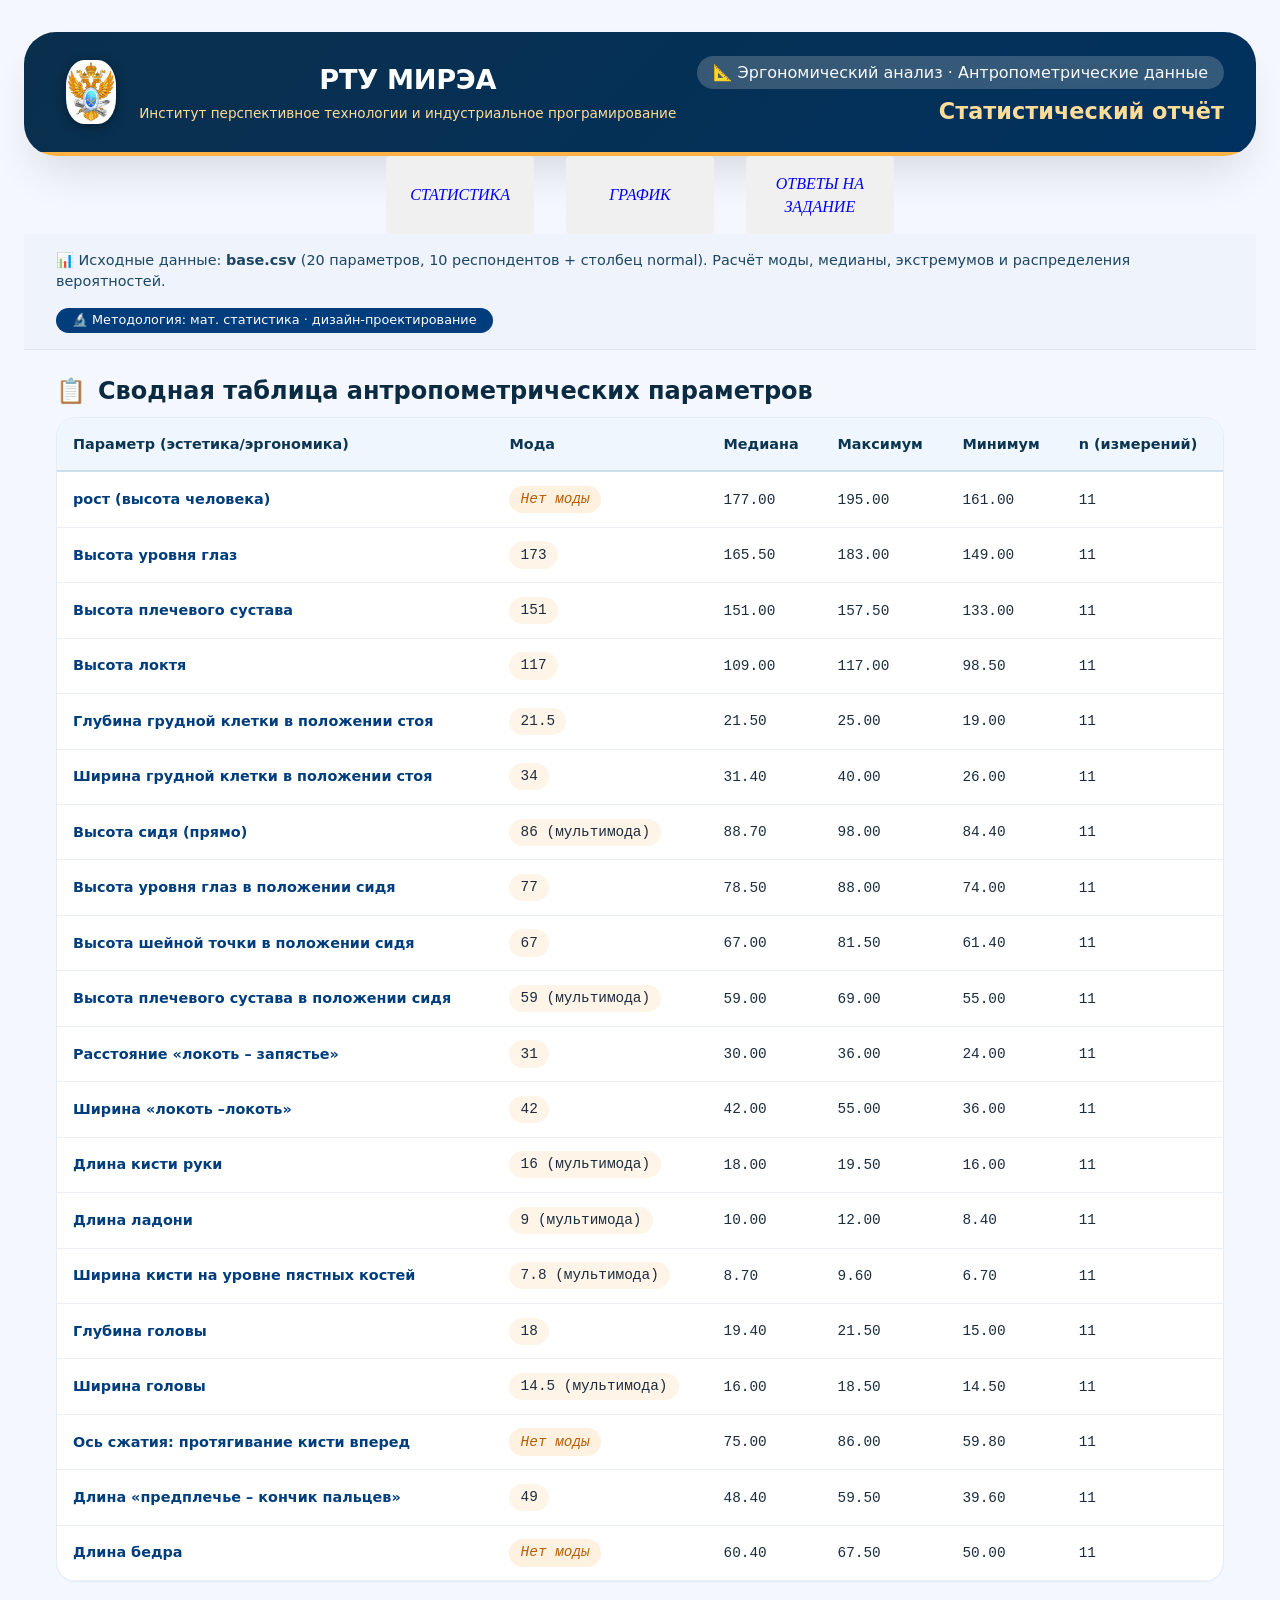
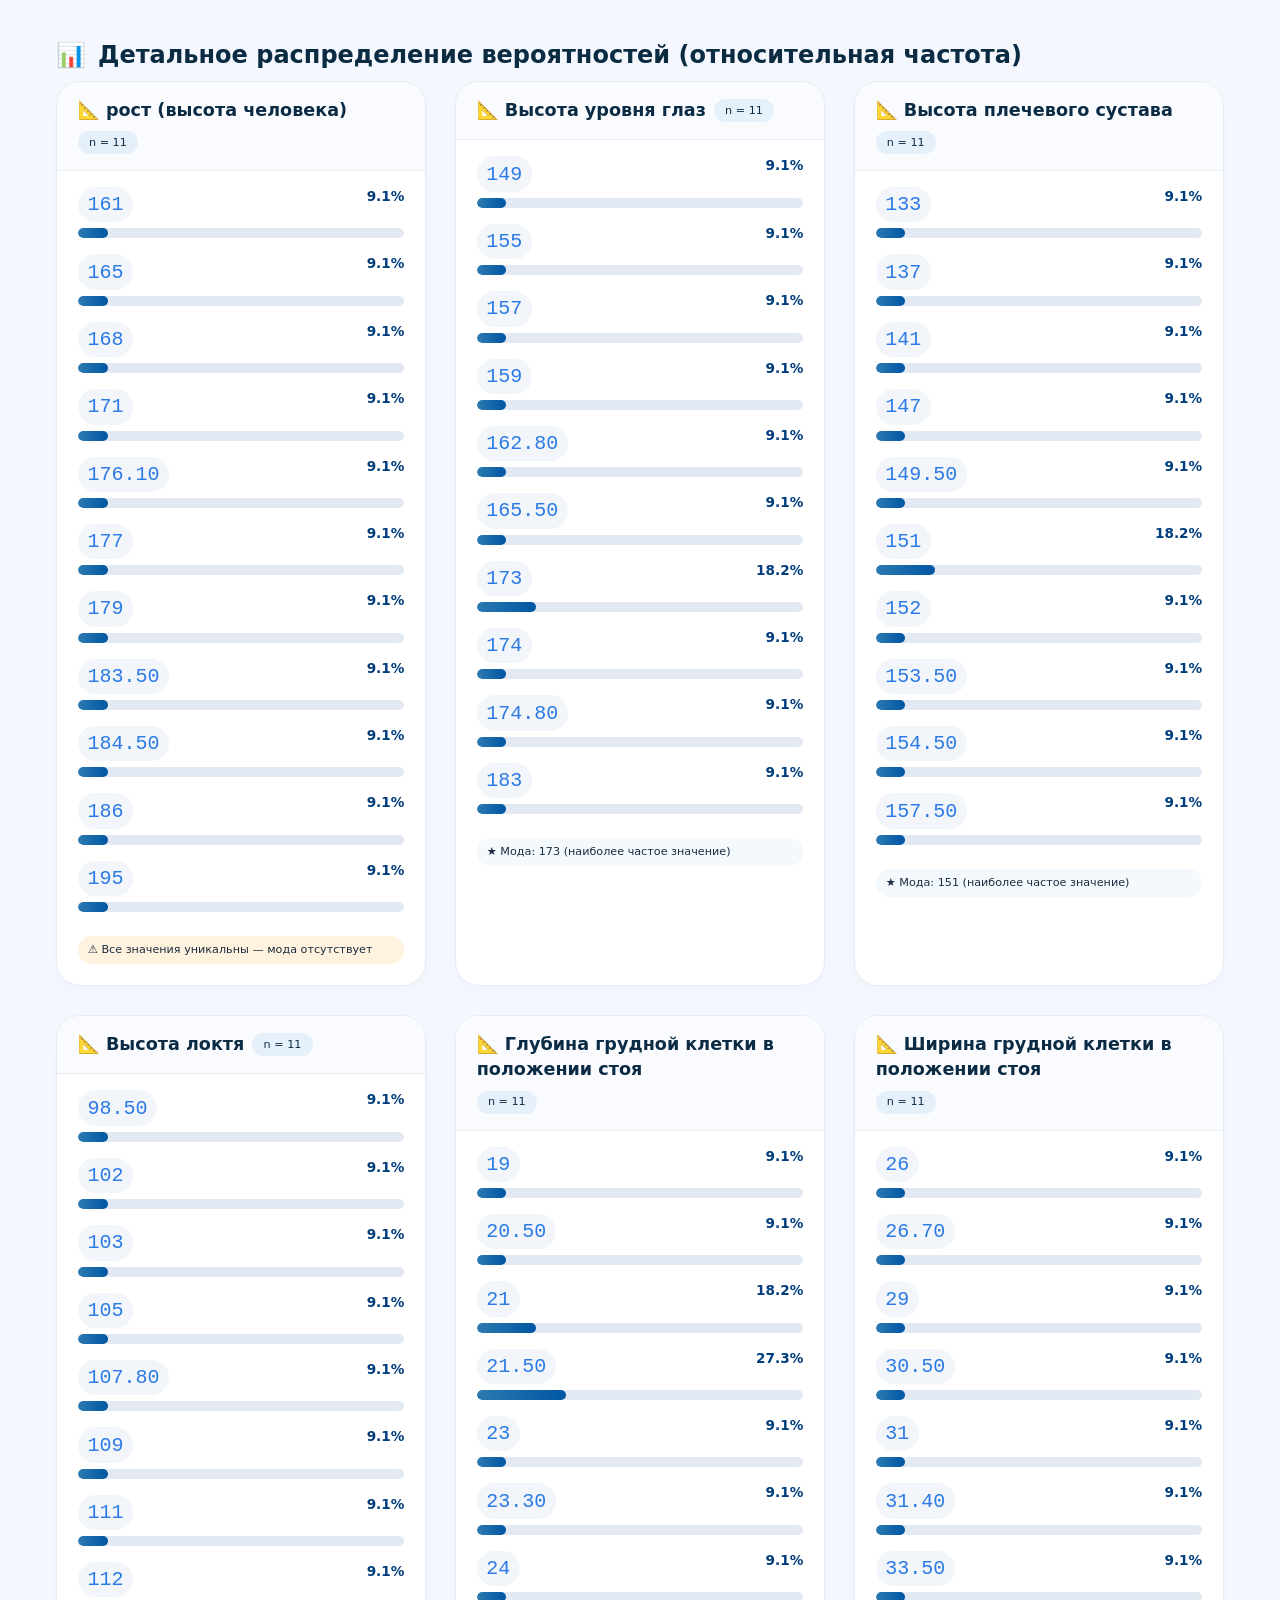
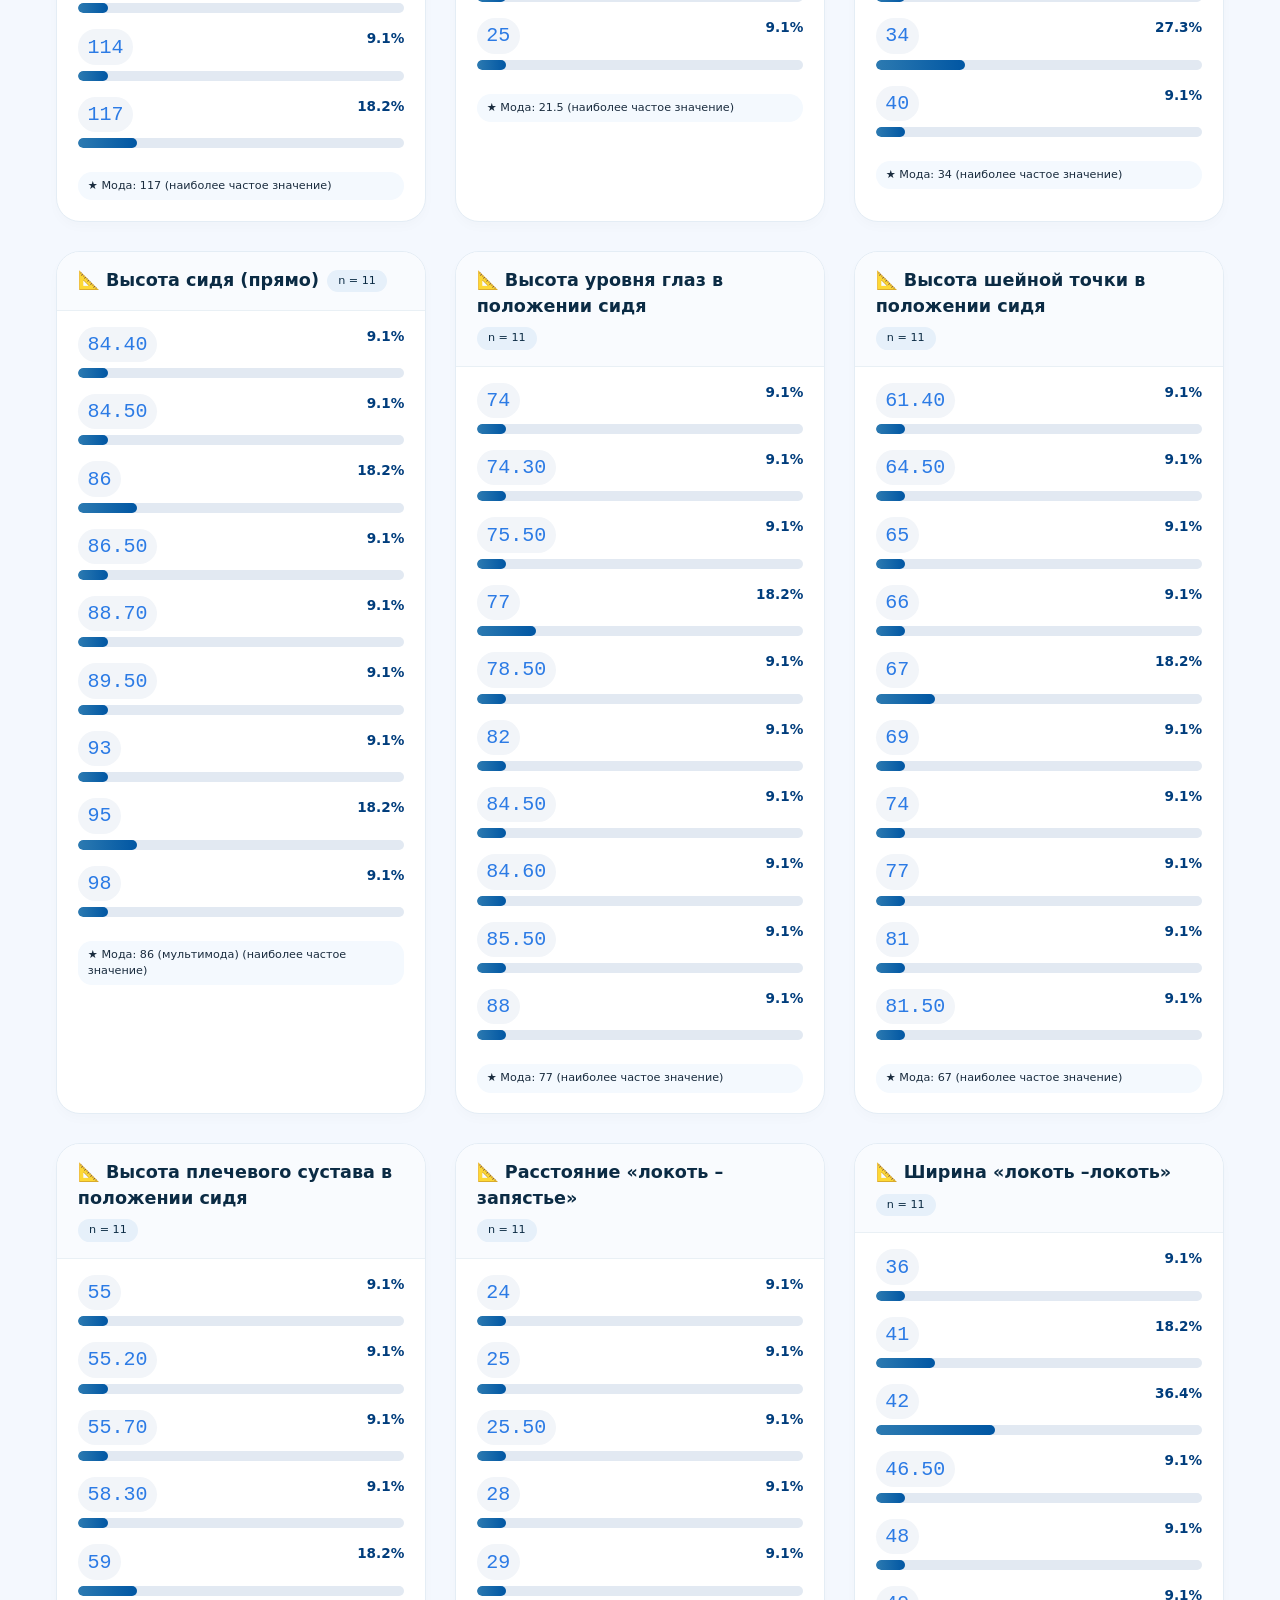
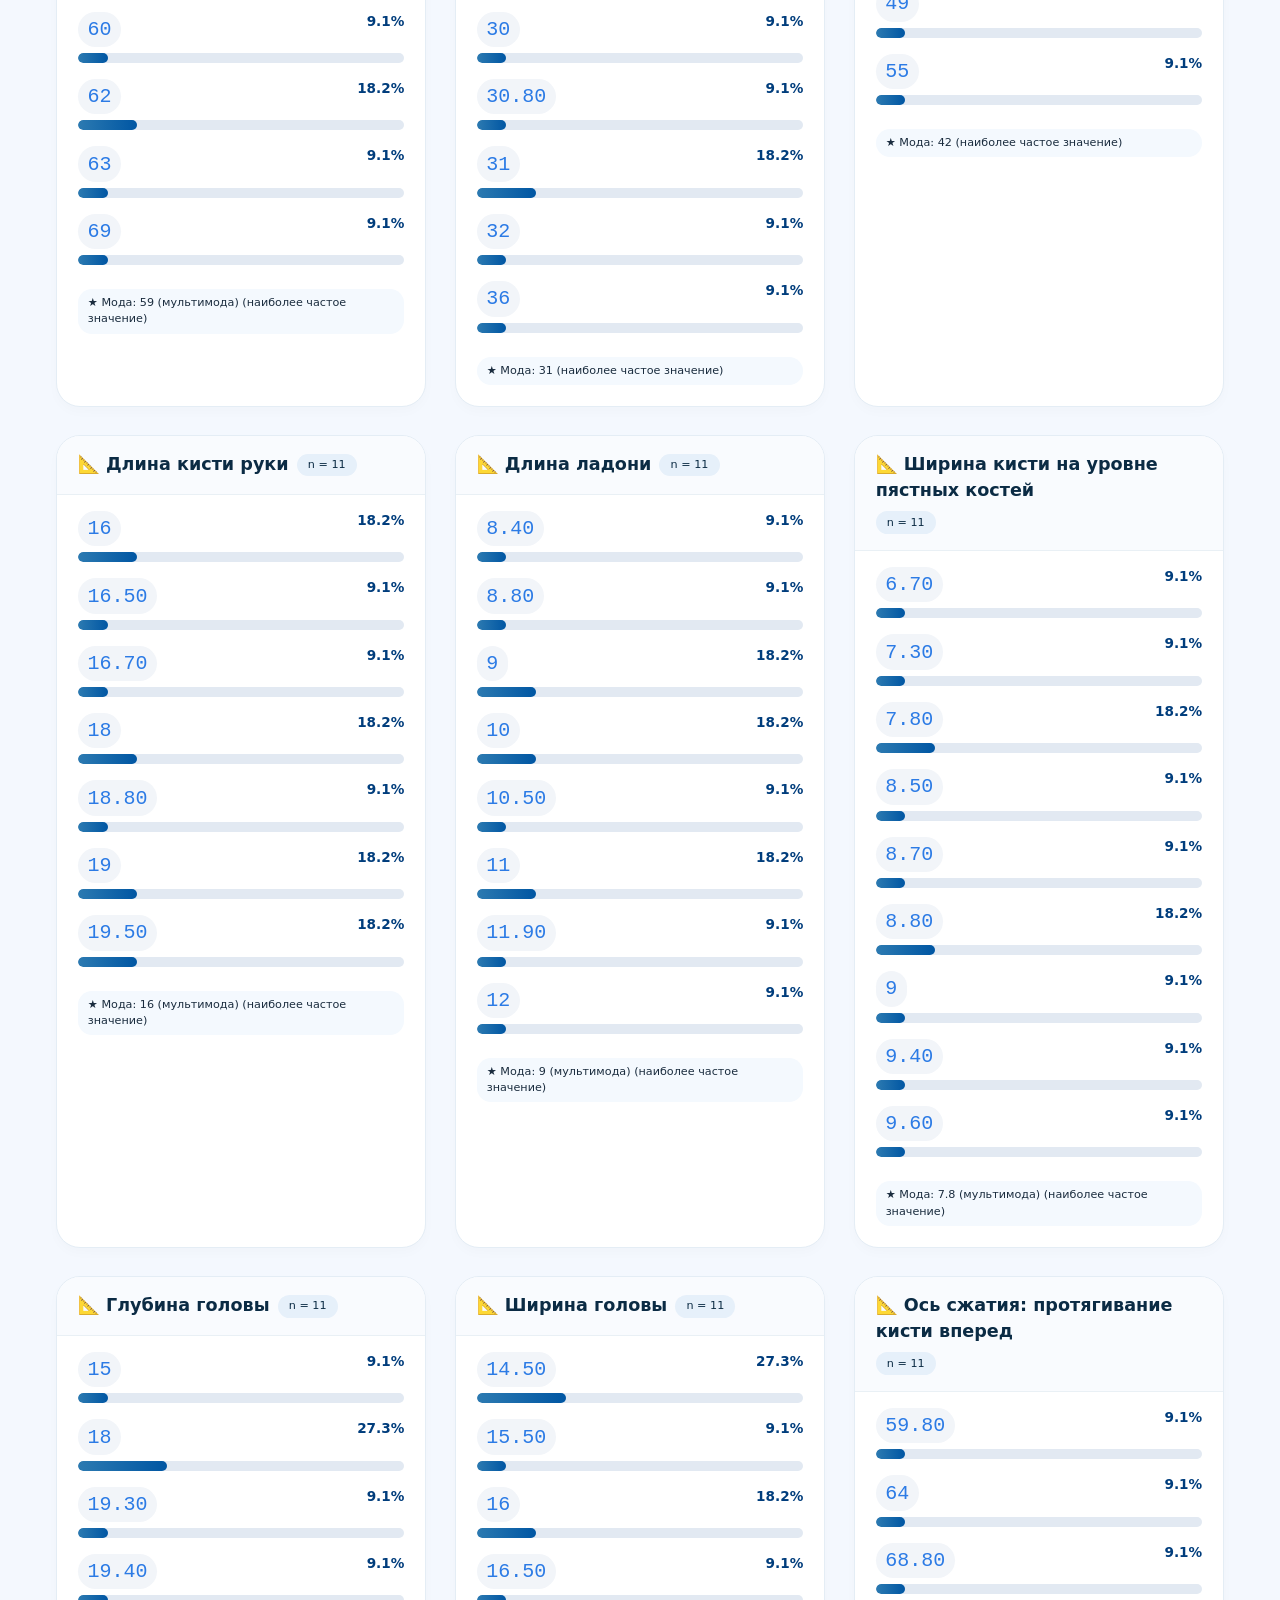
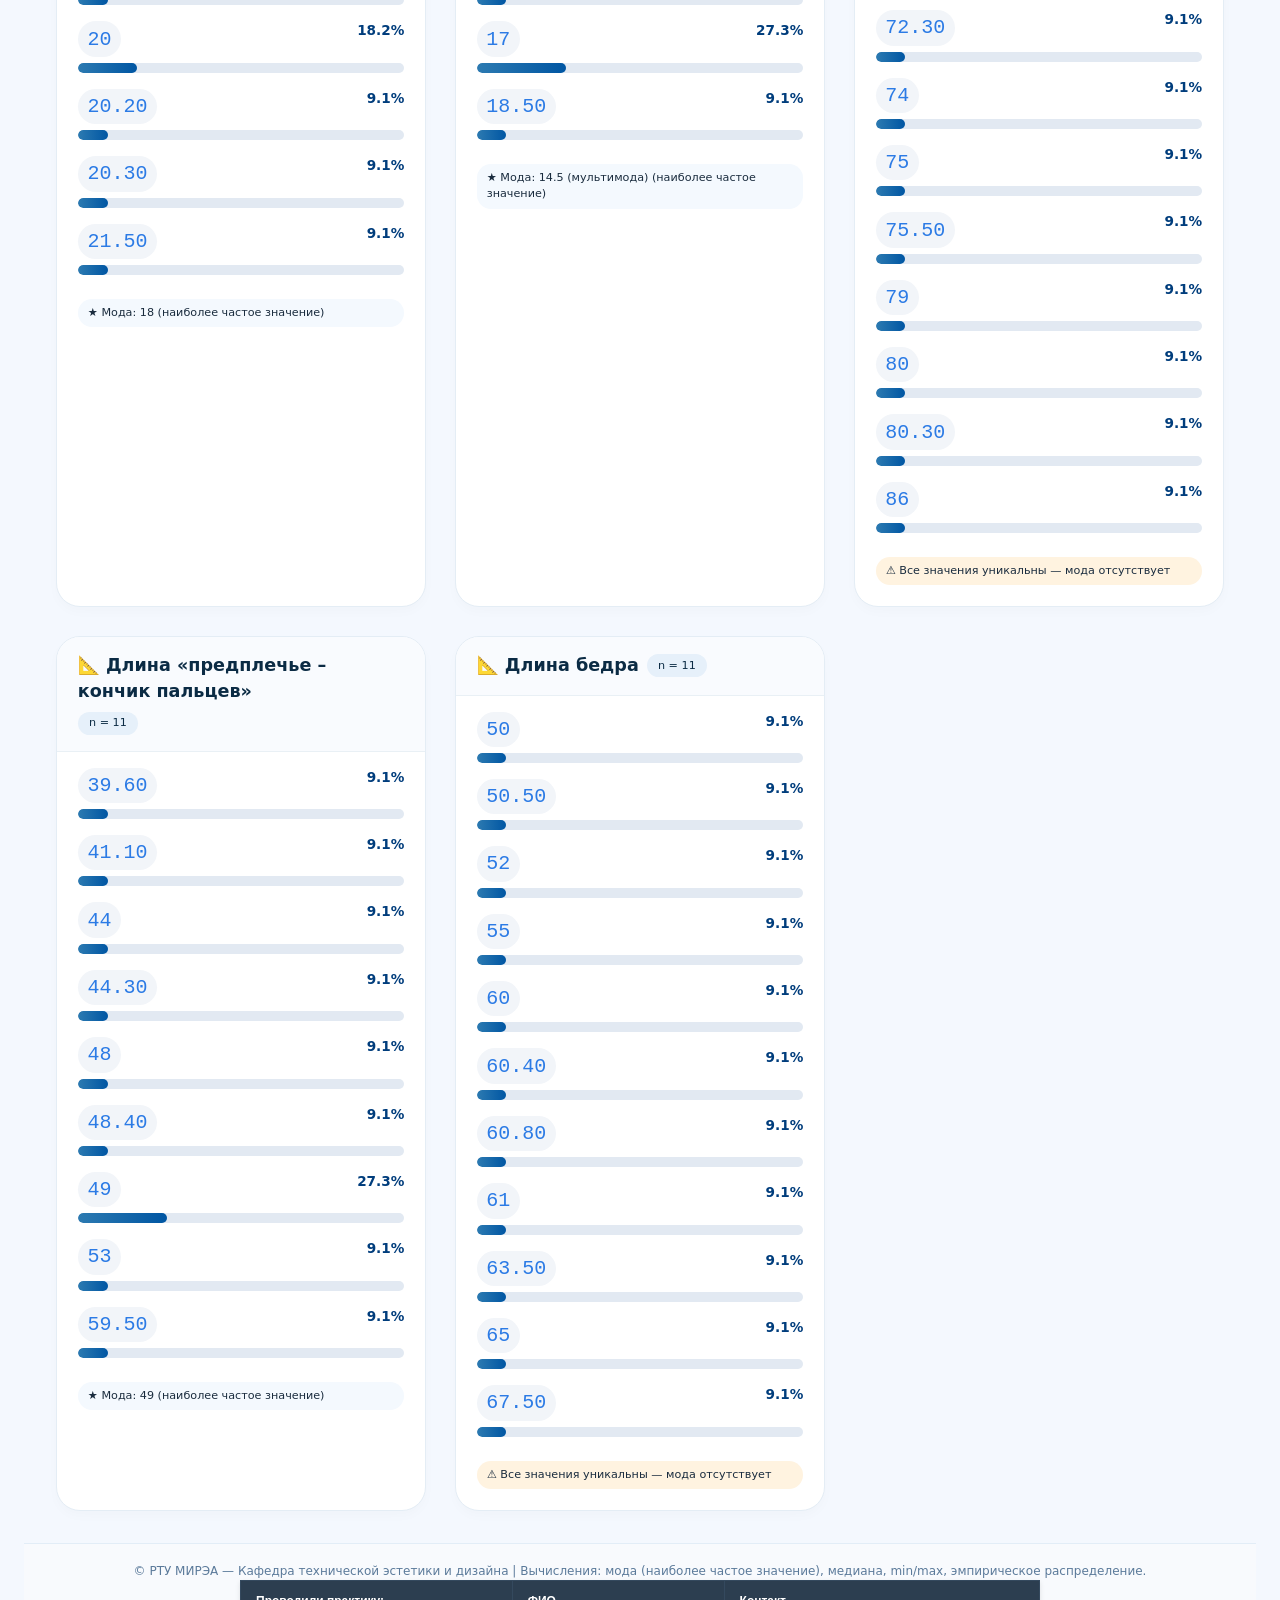
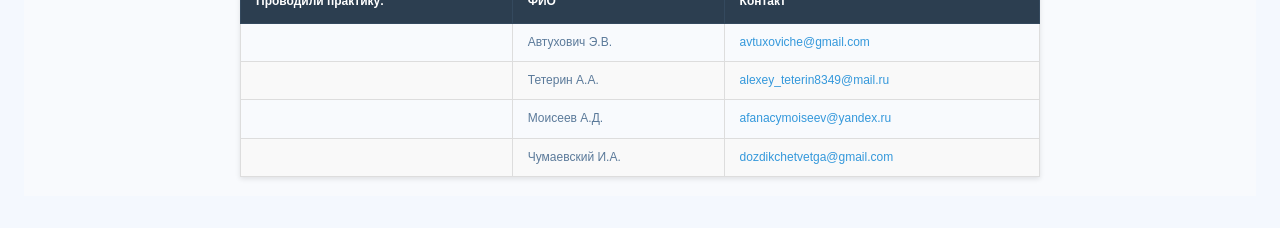
<file: index.htm>
<!DOCTYPE html>
<html lang="en">
<head>
    <meta charset="UTF-8">
    <meta name="viewport" content="width=device-width, initial-scale=1.0">
    <title>Document</title>
    <link rel="stylesheet" href="./style.css">
    <link rel="shortcut icon" href="logo.jpg" type="image/jpg">

</head>
<body>
    <div class="container">
    <div class="header">
        <div class="logo-area">
            <div class="mirea-logo-svg">
                <div class="mirea-logo-svg">
                    <img class="mirea-logo-jpg" src="./MIREA_Gerb_Colour.jpg" alt="тут должно быть герб РТУ МИРЭА">
                </div>
            </div>
            <div class="logo-text">
                <h1>РТУ МИРЭА</h1>
                <p>Институт перспективное технологии и индустриальное програмирование</p>
            </div>
        </div>
        <div class="title-right">
            <div class="subject">📐 Эргономический анализ · Антропометрические данные</div>
            <h2>Статистический отчёт</h2>        
        </div>
    </div>
    
    </div>
    <div class="main__section">
      <nav class="main__header">
        <a href="./index.htm" class="main__header__link">статистика</a>
        <a href="./graphics.html" class="main__header__link">ГРАФИК</a>
        <a href="./exercase.html" class="main__header__link">ответы на задание</a>
      </nav>
    </div>

    
    <div class="report-info">
        <span>📊 Исходные данные: <strong>base.csv</strong> (20 параметров, 10 респондентов + столбец normal). Расчёт моды, медианы, экстремумов и распределения вероятностей.</span>
        <span class="badge">🔬 Методология: мат. статистика · дизайн-проектирование</span>
    </div>

    <div class="section-title">
        <span>📋</span> Сводная таблица антропометрических параметров
    </div>
    <div class="table-wrapper">
        <table class="stats-table" id="statsTable">
            <thead>
                <tr><th>Параметр (эстетика/эргономика)</th><th>Мода</th><th>Медиана</th><th>Максимум</th><th>Минимум</th><th>n (измерений)</th></tr>
            </thead>
            <tbody id="tableBody"></tbody>
        </table>
    </div>

    <div class="section-title">
        <span>📊</span> Детальное распределение вероятностей (относительная частота)
    </div>
    <div id="probabilitiesContainer" class="prob-grid"></div>
        <footer>
        © РТУ МИРЭА — Кафедра технической эстетики и дизайна | Вычисления: мода (наиболее частое значение), медиана, min/max, эмпирическое распределение.
        <div class="SNFn contact-table-container">
  <table class="footer_table">
    <thead>
      <tr>
        <th>Проводили практику:</th>
        <th>ФИО</th>
        <th>Контакт</th>
      </tr>
    </thead>
    <tbody>
      <tr>
        <td></td>
        <td>Автухович Э.В.</td>
        <td><a href="mailto:avtuxoviche@gmail.com">avtuxoviche@gmail.com</a></td>
      </tr>
      <tr>
        <td></td>
        <td>Тетерин А.А.</td>
        <td><a href="mailto:alexey_teterin8349@mail.ru">alexey_teterin8349@mail.ru</a></td>
      </tr>
      <tr>
        <td></td>
        <td>Моисеев А.Д.</td>
        <td><a href="mailto:afanacymoiseev@yandex.ru">afanacymoiseev@yandex.ru</a></td>
      </tr>
      <tr>
        <td></td>
        <td>Чумаевский И.А.</td>
        <td><a href="mailto:dozdikchetvetga@gmail.com">dozdikchetvetga@gmail.com</a></td>
      </tr>
    </tbody>
  </table>
</div>

</footer>
</div>
<script src="./main.js" defer></script>
</body>
</html>
</file>
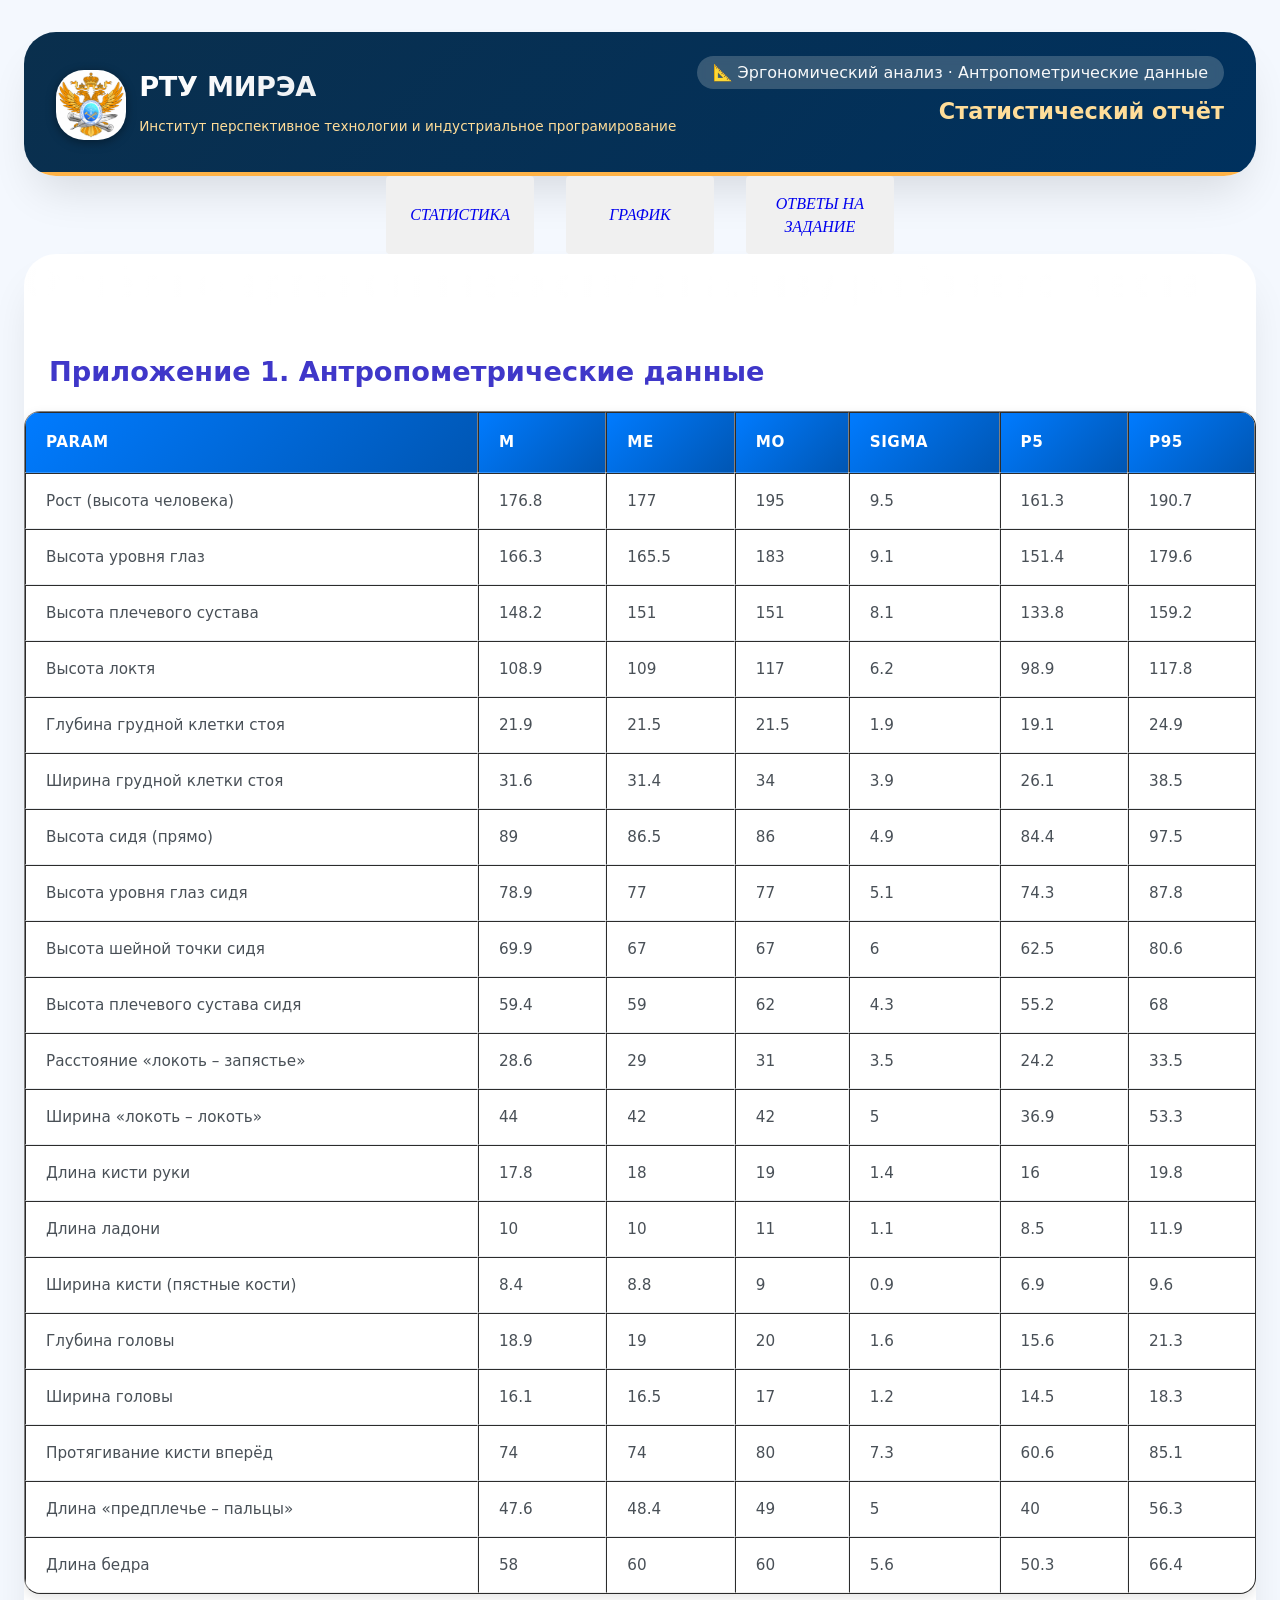
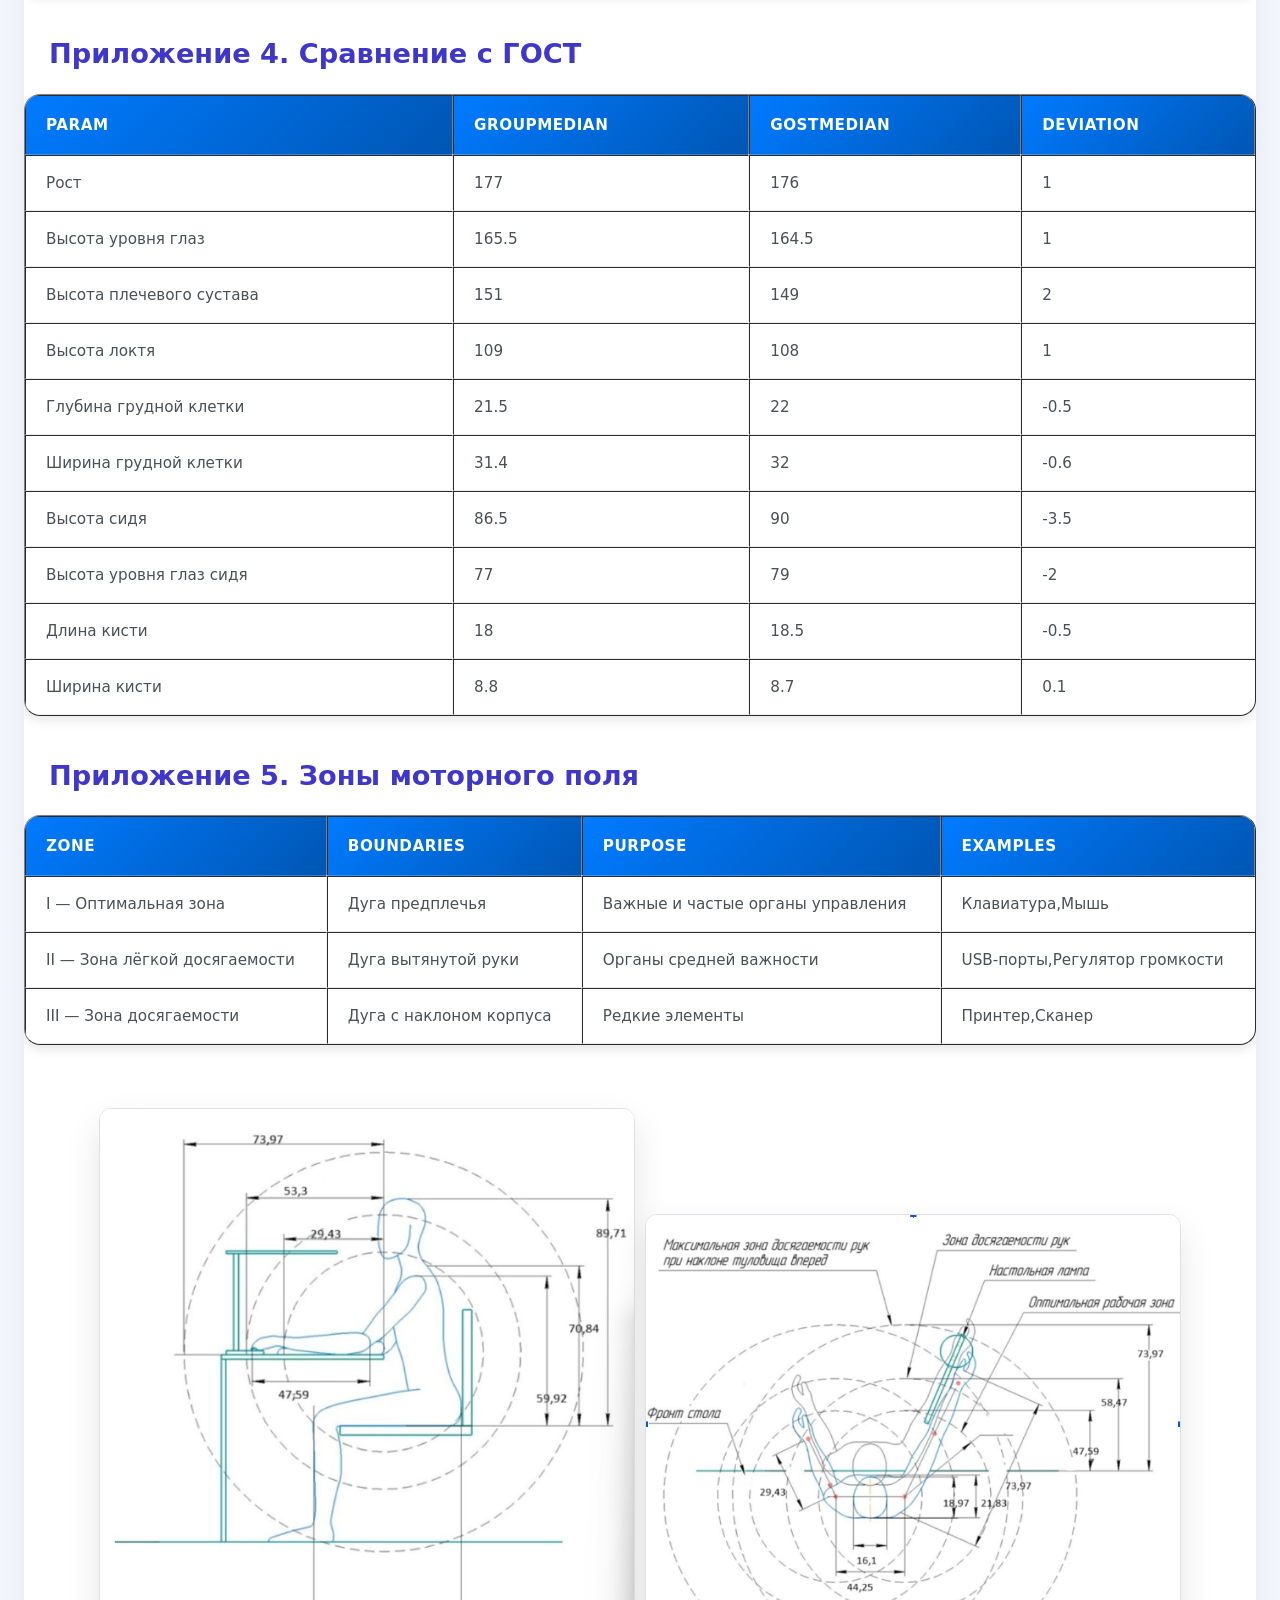
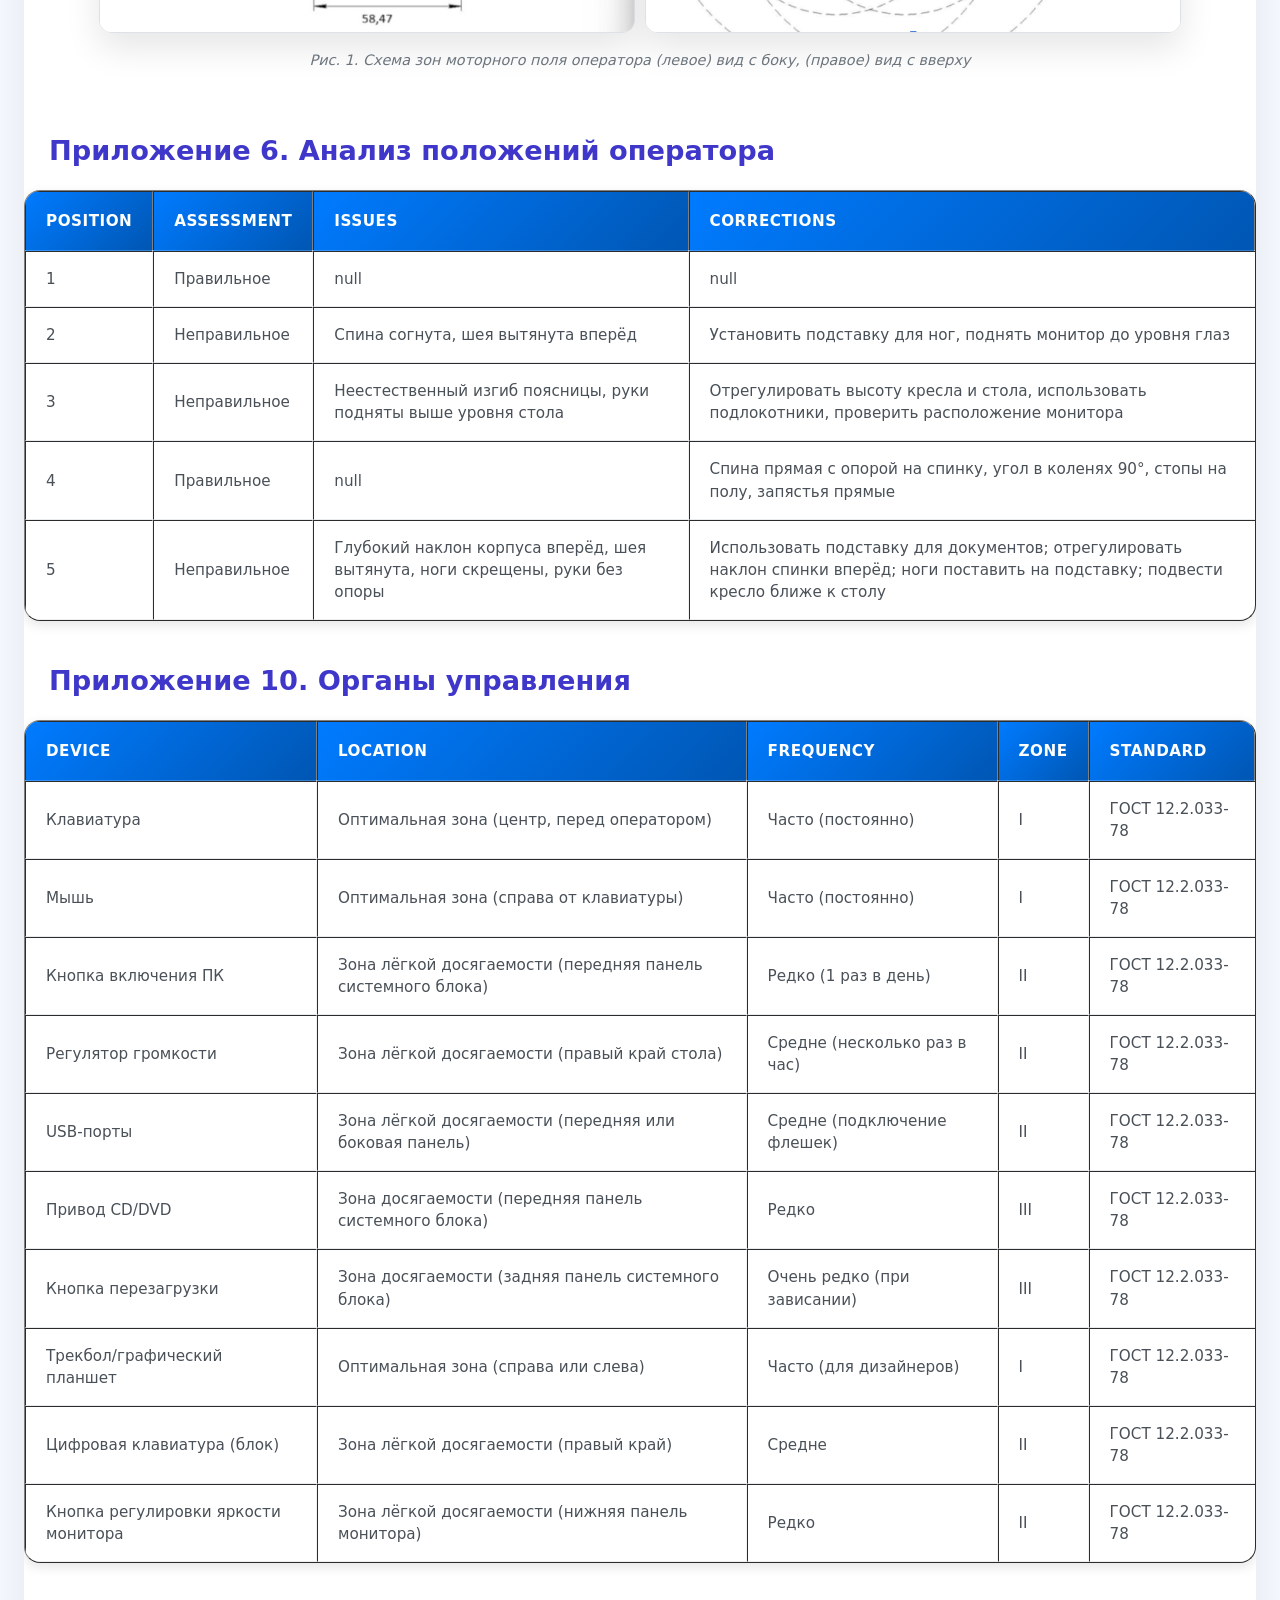
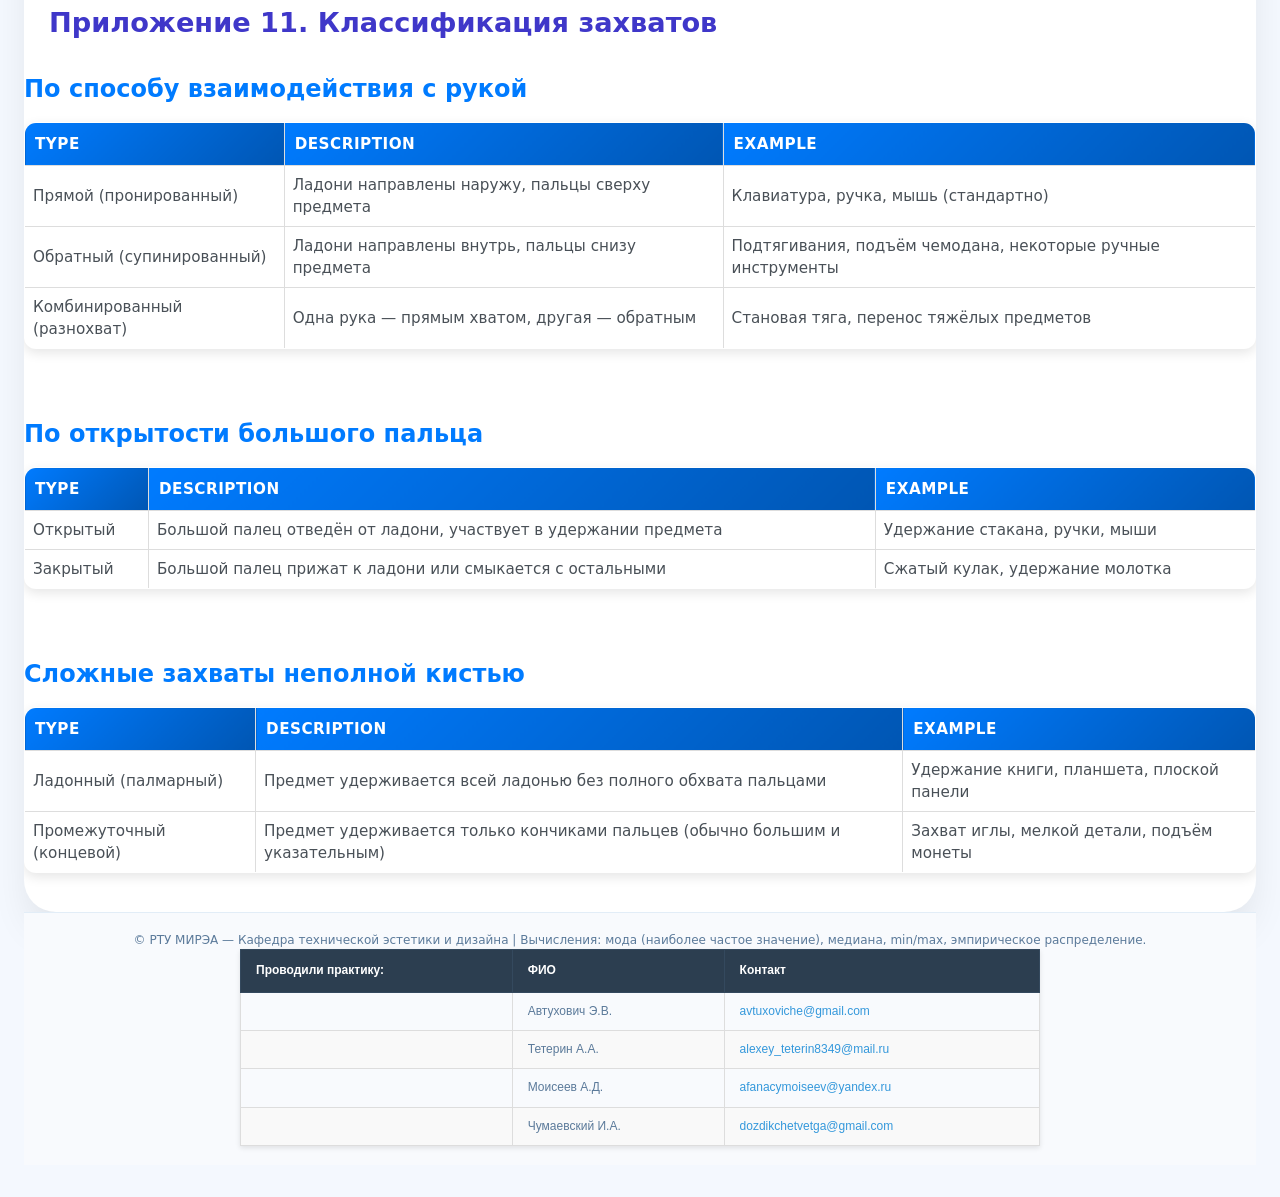
<file: exercase.html>
<!DOCTYPE html>
<html lang="en">
<head>
    <meta charset="UTF-8">
    <meta name="viewport" content="width=device-width, initial-scale=1.0">
    <title>Document</title>
    <!-- <link rel="stylesheet" href="style.css"> -->
    <link rel="stylesheet" href="styles.css">
    <!-- <script src="https://d3js.org/d3.v7.min.js" defer></script> -->
    <link rel="shortcut icon" href="logo.jpg" type="image/jpg">
</head>
<body>
    <div class="container">
        <div class="header">
            <div class="logo-area">
                <div class="mirea-logo-svg">
                    <div class="mirea-logo-svg">
                        <img class="mirea-logo-jpg" src="./MIREA_Gerb_Colour.jpg" alt="тут должно быть герб РТУ МИРЭА">
                    </div>
                </div>
                <div class="logo-text">
                    <h1>РТУ МИРЭА</h1>
                    <p>Институт перспективное технологии и индустриальное програмирование</p>
                </div>
            </div>
            <div class="title-right">
                <div class="subject">📐 Эргономический анализ · Антропометрические данные</div>
                <h2>Статистический отчёт</h2>
            </div>
        </div>
    </div>
    <div class="main__section">
      <nav class="main__header">
        <a href="./index.htm" class="main__header__link">статистика</a>
        <a href="./graphics.html" class="main__header__link">ГРАФИК</a>
        <a href="exercase.html" class="main__header__link">ответы на задание</a>
      </nav>
    </div>
    <div class="container">
        <h1>Отчёт по эргономическому анализу рабочего места</h1>

        <h2>Приложение 1. Антропометрические данные</h2>
        <div id="app1-table"></div>

        <h2>Приложение 4. Сравнение с ГОСТ</h2>
        <div id="app4-table"></div>

        <h2>Приложение 5. Зоны моторного поля</h2>
        <div id="app5-table"></div>
        <div class="diagram-container">
            <img src="моторное поле.jpg"
                alt="Схема зон моторного поля: I — Оптимальная, II — Лёгкой досягаемости, III — Досягаемости"
                class="motor-diagram">
            <img src="моторное поле б.png"
                alt="Схема зон моторного поля: I — Оптимальная, II — Лёгкой досягаемости, III — Досягаемости"
                class="motor-diagram">
            <p class="diagram-caption">Рис. 1. Схема зон моторного поля оператора (левое) вид с боку, (правое) вид с вверху</p>
        </div>

        <h2>Приложение 6. Анализ положений оператора</h2>
        <div id="app6-table"></div>

        <h2>Приложение 10. Органы управления</h2>
        <div id="app10-table"></div>

        <h2>Приложение 11. Классификация захватов</h2>
        <div id="app11-table"></div>
    </div>
    <footer>
        © РТУ МИРЭА — Кафедра технической эстетики и дизайна | Вычисления: мода (наиболее частое значение), медиана, min/max, эмпирическое распределение.
        <div class="SNFn contact-table-container">
  <table class="footer_table">
    <thead>
      <tr>
        <th>Проводили практику:</th>
        <th>ФИО</th>
        <th>Контакт</th>
      </tr>
    </thead>
    <tbody>
      <tr>
        <td></td>
        <td>Автухович Э.В.</td>
        <td><a href="mailto:avtuxoviche@gmail.com">avtuxoviche@gmail.com</a></td>
      </tr>
      <tr>
        <td></td>
        <td>Тетерин А.А.</td>
        <td><a href="mailto:alexey_teterin8349@mail.ru">alexey_teterin8349@mail.ru</a></td>
      </tr>
      <tr>
        <td></td>
        <td>Моисеев А.Д.</td>
        <td><a href="mailto:afanacymoiseev@yandex.ru">afanacymoiseev@yandex.ru</a></td>
      </tr>
      <tr>
        <td></td>
        <td>Чумаевский И.А.</td>
        <td><a href="mailto:dozdikchetvetga@gmail.com">dozdikchetvetga@gmail.com</a></td>
      </tr>
    </tbody>
  </table>
</div>

</footer>

    <script src="./exercase.js" defer></script>
</body>
</html>
</file>
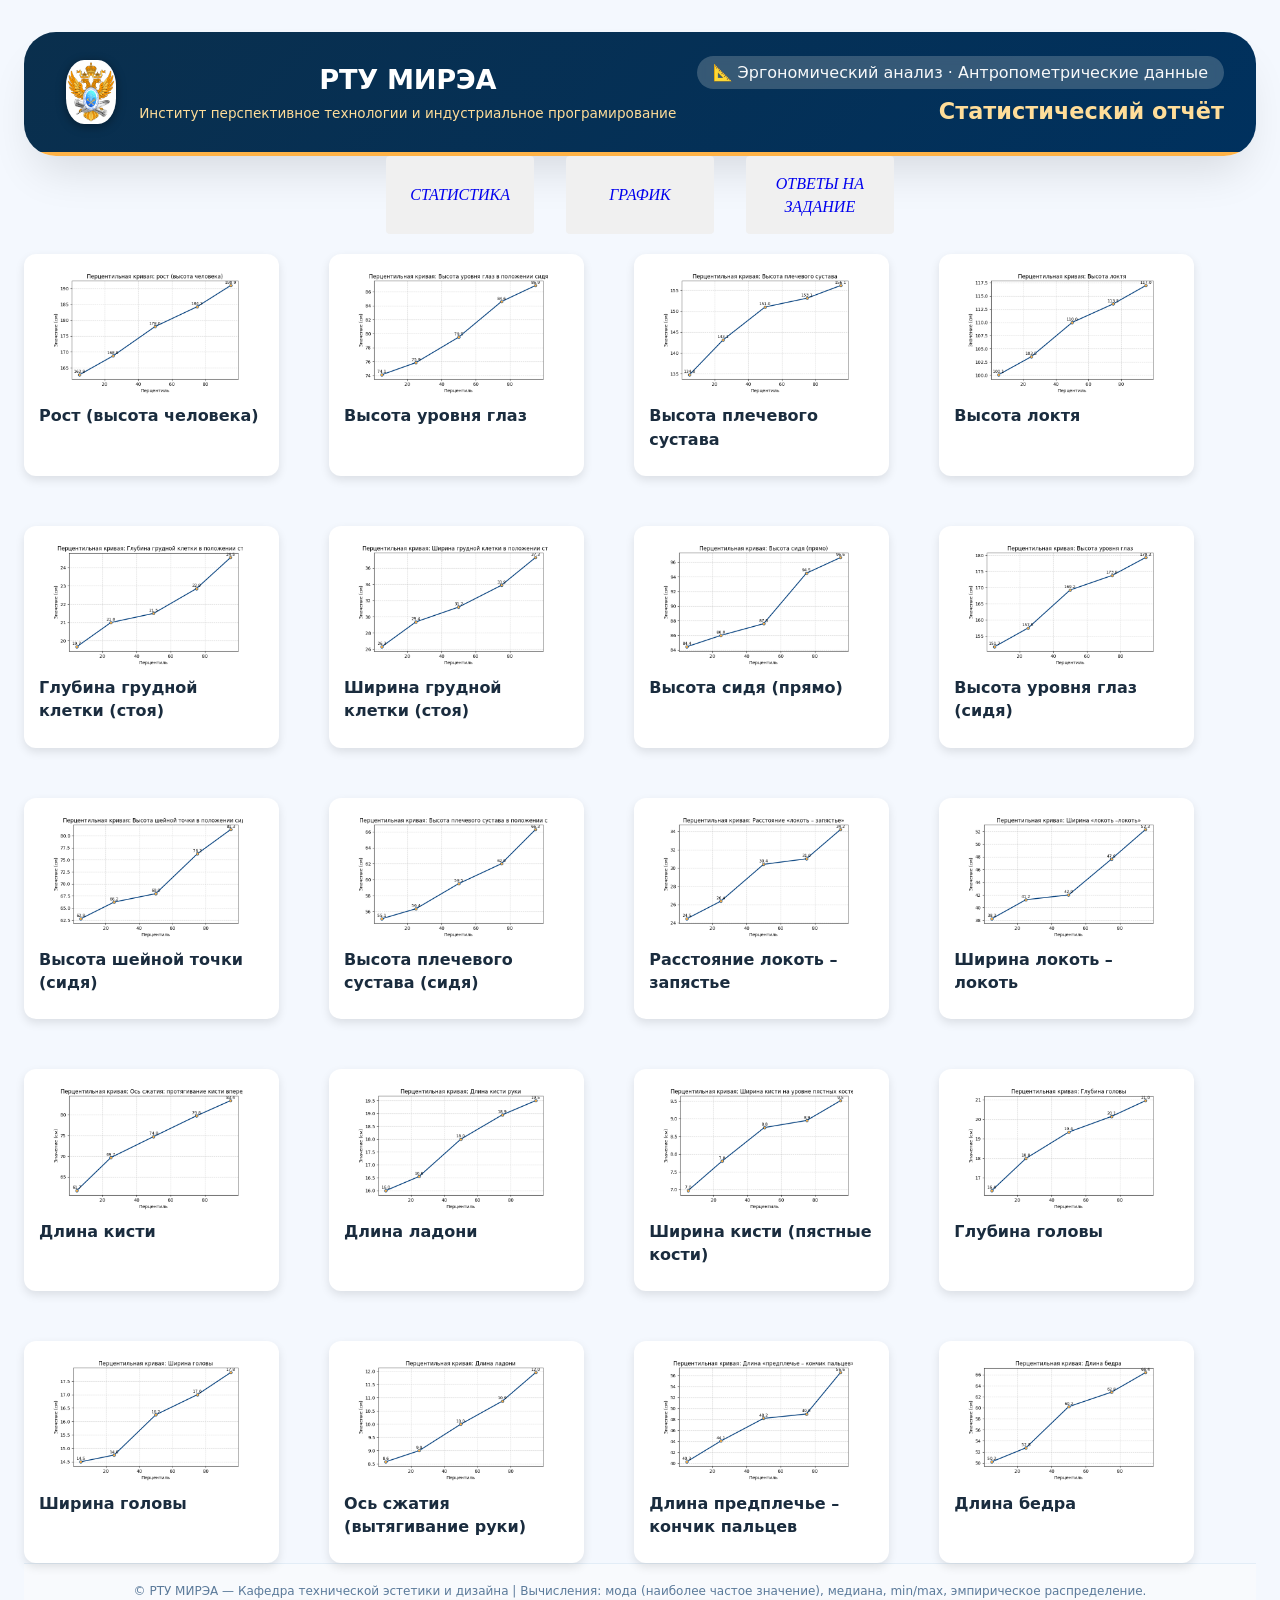
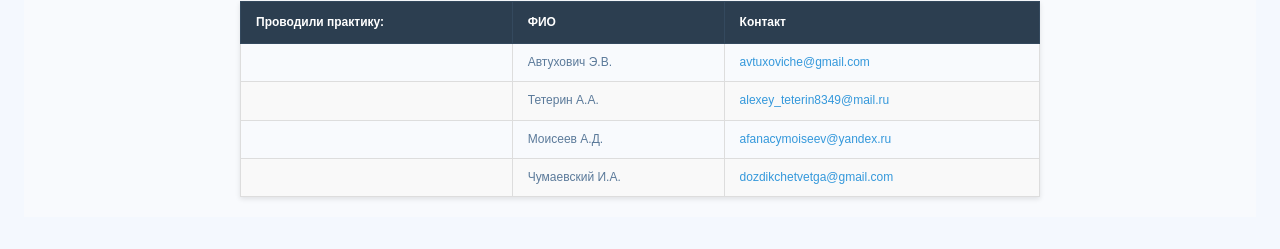
<file: graphics.html>
<!DOCTYPE html>
<html lang="en">
<head>
    <meta charset="UTF-8">
    <meta name="viewport" content="width=device-width, initial-scale=1.0">
    <title>Document</title>
    <link rel="stylesheet" href="./style.css">
    <link rel="shortcut icon" href="logo.jpg" type="image/jpg">

</head>
<body>
    <div class="container">
        <div class="header">
            <div class="logo-area">
                <div class="mirea-logo-svg">
                    <div class="mirea-logo-svg">
                        <img class="mirea-logo-jpg" src="./MIREA_Gerb_Colour.jpg" alt="тут должно быть герб РТУ МИРЭА">
                    </div>
                </div>
                <div class="logo-text">
                    <h1>РТУ МИРЭА</h1>
                    <p>Институт перспективное технологии и индустриальное програмирование</p>
                </div>
            </div>
            <div class="title-right">
                <div class="subject">📐 Эргономический анализ · Антропометрические данные</div>
                <h2>Статистический отчёт</h2>
            </div>
        </div>
    </div>
    <div class="main__section">
      <nav class="main__header">
        <a href="./index.htm" class="main__header__link">статистика</a>
        <a href="./graphics.html" class="main__header__link">ГРАФИК</a>
        <a href="exercase.html" class="main__header__link">ответы на задание</a>
      </nav>
    </div>
    <div id="charts-container"></div>
        <footer>
        © РТУ МИРЭА — Кафедра технической эстетики и дизайна | Вычисления: мода (наиболее частое значение), медиана, min/max, эмпирическое распределение.
        <div class="SNFn contact-table-container">
  <table class="footer_table">
    <thead>
      <tr>
        <th>Проводили практику:</th>
        <th>ФИО</th>
        <th>Контакт</th>
      </tr>
    </thead>
    <tbody>
      <tr>
        <td></td>
        <td>Автухович Э.В.</td>
        <td><a href="mailto:avtuxoviche@gmail.com">avtuxoviche@gmail.com</a></td>
      </tr>
      <tr>
        <td></td>
        <td>Тетерин А.А.</td>
        <td><a href="mailto:alexey_teterin8349@mail.ru">alexey_teterin8349@mail.ru</a></td>
      </tr>
      <tr>
        <td></td>
        <td>Моисеев А.Д.</td>
        <td><a href="mailto:afanacymoiseev@yandex.ru">afanacymoiseev@yandex.ru</a></td>
      </tr>
      <tr>
        <td></td>
        <td>Чумаевский И.А.</td>
        <td><a href="mailto:dozdikchetvetga@gmail.com">dozdikchetvetga@gmail.com</a></td>
      </tr>
    </tbody>
  </table>
</div>

</footer>
    <script src="./main_graphics.js" defer ></script>
</body>
</html>
</file>
<file: style.css>
* {
    margin: 0;
    padding: 0;
    box-sizing: border-box;
}

body {
    font-family: 'Inter', system-ui, 'Segoe UI', Roboto, 'Helvetica Neue', sans-serif;
    background: #f4f8fe;
    color: #1a2c3e;
    line-height: 1.45;
    padding: 2rem 1.5rem;
    overflow-x: visible;
    min-height: 200vh;
}

h1 {
    text-align: center;
}

.container {
    max-width: 1500px;
    margin: 0 auto;
    background: white;
    border-radius: 2rem;
    box-shadow: 0 25px 45px -12px rgba(0, 0, 0, 0.12);
    overflow: hidden;
    transition: all 0.2s;
}

/* Шапка с логотипом */
.header {
    position: sticky;
    top: 0;
    z-index: 1000;
    background: linear-gradient(135deg, #0a2f4d 0%, #00315e 100%);
    padding: 1.5rem 2rem;
    display: flex;
    flex-wrap: wrap;
    justify-content: space-between;
    align-items: center;
    gap: 1rem;
    border-bottom: 4px solid #ffb347;
    width: 100%; /* явная ширина */
    max-width: 100%; /* ограничение ширины */
    
}

.logo-area {
    display: flex;
    align-items: center;
    gap: 1.2rem;
    flex-wrap: wrap;
}

.mirea-logo-svg {
    width: 64px;
    height: 64px;
    filter: drop-shadow(0 2px 5px rgba(0,0,0,0.2));
}
.mirea-logo-jpg{
    width: 70px;
    height: 64px;
    border-radius: 40%
}

.logo-text h1 {
    font-size: 1.7rem;
    font-weight: 700;
    letter-spacing: -0.3px;
    color: white;
}

.logo-text p {
    font-size: 0.85rem;
    color: #ffdd99;
    font-weight: 500;
    margin-top: 4px;
}

.title-right {
    text-align: right;
}

.title-right .subject {
    font-size: 1rem;
    font-weight: 500;
    background: rgba(255,255,245,0.2);
    padding: 0.3rem 1rem;
    border-radius: 40px;
    backdrop-filter: blur(4px);
    color: #f8f9fa;
}

.title-right h2 {
    font-size: 1.4rem;
    font-weight: 600;
    color: #ffdd99;
    margin-top: 0.4rem;
}

.main__section {
    width: 80%;
    margin: 0 auto;
    max-width: 1200px; /* Ограничение максимальной ширины */
}

/* Базовые стили для всех ссылок в шапке */
.main__header {
    display: flex;
    flex-wrap: wrap;
    gap: 1rem;
    justify-content: center;
    
}

.main__header a {
    text-decoration: none;
    text-transform: uppercase;
    font-style: italic;
    font-family: 'Times New Roman', serif; /* Добавлен запасной шрифт */
    padding: 1rem;
    display: flex;
    align-items: center;
    justify-content: center;
    text-align: center;
}

/* Конкретные стили для ссылок основного меню */
.main__header__link {
    width: clamp(120px, 15%, 180px); /* Адаптивная ширина */
    margin: 0 0.5rem; /* Горизонтальные отступы */
    background: #f0f0f0;
    border-radius: 4px;
    transition: background 0.3s;
}

.main__header__link:hover {
    background: #e0e0e0;
}

/* Стили для дополнительных ссылок */
.main__header .link_a {
    width: clamp(80px, 10%, 120px);
    margin: 0.5rem;
}

#charts-container {
    display: grid;
    grid-template-columns: repeat(auto-fill, minmax(250px, 1fr));
    gap: 50px;
    width: 95%;
    margin-top: 20px;
}

.card {
    background: white;
    border-radius: 12px;
    padding: 15px;
    box-shadow: 0 4px 10px rgba(0,0,0,0.1);
    transition: 0.6s;
    width: 100%;
}

.card:hover {
    transform: translateY(-5px);
}

.prob-card {
    background: white;
    border-radius: 1.5rem;
    border: 1px solid #e4edf5;
    transition: all 0.2s;
    box-shadow: 0 5px 12px rgba(0,0,0,0.02);
    overflow: hidden;
}

.prob-card:hover {
    border-color: #cbdde9;
    box-shadow: 0 12px 22px -12px rgba(0, 61, 124, 0.15);
    transform: translateY(-2px);
}

.title {
    font-weight: bold;
    margin-bottom: 10px;
}

.value {
    font-size: 20px;
    color: #2c7be5;
}

img {
    padding: 0 10px;
    width: 95%;
}

.report-info {
    background: #eef3fc;
    padding: 1rem 2rem;
    border-bottom: 1px solid #dce5f0;
    font-size: 0.9rem;
    color: #1e4663;
    display: flex;
    flex-wrap: wrap;
    justify-content: space-between;
    align-items: baseline;
    gap: 1rem;
}

.badge {
    background: #003d7c;
    color: white;
    border-radius: 30px;
    padding: 0.2rem 1rem;
    font-size: 0.8rem;
    font-weight: 500;
}

.section-title {
    font-size: 1.5rem;
    font-weight: 600;
    margin: 0 0 0.5rem 0;
    padding: 1.5rem 2rem 0 2rem;
    color: #0a2b42;
    display: flex;
    align-items: center;
    gap: 12px;
}

.table-wrapper {
    overflow-x: auto;
    margin: 0 2rem 2rem 2rem;
    border-radius: 20px;
    border: 1px solid #e2edf7;
    background: white;
    box-shadow: 0 1px 3px rgba(0,0,0,0.02);
}

.stats-table {
    width: 100%;
    border-collapse: collapse;
    font-size: 0.9rem;
    min-width: 750px;
}

.stats-table th {
    background: #f0f6fe;
    color: #0b3552;
    font-weight: 600;
    padding: 1rem 1rem;
    text-align: left;
    border-bottom: 2px solid #cddfed;
}

.stats-table td {
    padding: 0.85rem 1rem;
    border-bottom: 1px solid #e9eff5;
    vertical-align: middle;
}

.stats-table tr:hover td {
    background-color: #fafcff;
}

.param-name {
    font-weight: 600;
    color: #003d7c;
}

.mode-cell {
    font-family: 'JetBrains Mono', monospace;
    font-weight: 500;
    background: #fef5e8;
    border-radius: 24px;
    padding: 0.2rem 0.7rem;
    display: inline-block;
}

.numeric {
    font-family: 'JetBrains Mono', monospace;
    font-weight: 500;
}

.no-mode {
    background: #fff1e0;
    color: #b45f06;
    font-style: italic;
}

.prob-grid {
    display: grid;
    grid-template-columns: repeat(auto-fill, minmax(360px, 2fr));
    gap: 1.8rem;
    padding: 0 2rem 2rem 2rem;
}

.card-header {
    background: #f9fbfe;
    padding: 1rem 1.3rem;
    border-bottom: 1px solid #e9f0f5;
}

.card-header h3 {
    font-size: 1.1rem;
    font-weight: 600;
    color: #0b2b44;
    display: flex;
    align-items: center;
    gap: 0.5rem;
    flex-wrap: wrap;
}

.sample-size {
    font-size: 0.7rem;
    background: #e6f0fa;
    padding: 0.2rem 0.7rem;
    border-radius: 40px;
    font-weight: normal;
}

.prob-list {
    padding: 1rem 1.3rem 1.3rem;
    display: flex;
    flex-direction: column;
    gap: 1rem;
}

.prob-item {
    display: flex;
    flex-direction: column;
    gap: 6px;
}

.value-label {
    display: flex;
    justify-content: space-between;
    font-size: 0.85rem;
    font-weight: 500;
}

.value {
    font-family: monospace;
    background: #f2f5f9;
    padding: 0.2rem 0.6rem;
    border-radius: 20px;
}

.percent {
    color: #003d7c;
    font-weight: 600;
}

.progress-bar-bg {
    background: #e2e9f2;
    border-radius: 20px;
    height: 10px;
    overflow: hidden;
}

.progress-fill {
    background: linear-gradient(90deg, #2c7ab1, #0056a3);
    width: 0%;
    height: 100%;
    border-radius: 20px;
    transition: width 0.4s cubic-bezier(0.2, 0.9, 0.4, 1.1);
}

.contact-table-container .footer_table {
  margin: 0 auto;
  border-collapse: collapse;
  width: 90%;
  max-width: 800px;
  font-family: Arial, sans-serif;
  box-shadow: 0 2px 5px rgba(0, 0, 0, 0.1);
}

.contact-table-container .footer_table thead th {
  background-color: #2c3e50;
  color: white;
  padding: 12px 15px;
  text-align: left;
  font-weight: bold;
  border: 1px solid #34495e;
}

.contact-table-container .footer_table tbody td {
  padding: 10px 15px;
  border: 1px solid #ddd;
  text-align: left;
}

.contact-table-container .footer_table tbody tr:nth-child(even) {
  background-color: #f9f9f9;
}

.contact-table-container .footer_table tbody tr:hover {
  background-color: #f1f1f1;
}

.contact-table-container a {
  color: #3498db;
  text-decoration: none;
  transition: color 0.3s ease;
}

.contact-table-container a:hover {
  color: #2980b9;
  text-decoration: underline;
}

/* Адаптивность для мобильных устройств */
@media (max-width: 600px) {
  .contact-table-container .footer_table {
    width: 100%;
    font-size: 14px;
  }
  .contact-table-container .footer_table th,
  .contact-table-container .footer_table td {
    padding: 8px 10px;
  }
}

/* Подвал отчёта */
footer {
    background: #f8fafd;
    border-top: 1px solid #e2edf7;
    padding: 1.2rem 2rem;
    text-align: center;
    font-size: 0.75rem;
    color: #5b7a9a;
}

/* Адаптивные стили */
@media (max-width: 750px) {
    body {
        padding: 1rem;
    }
    .header {
        flex-direction: column;
        text-align: center;
    }
    .title-right {
        text-align: center;
    }
    .section-title {
        padding: 1rem 1.2rem 0 1.2rem;
    }
    .table-wrapper {
        margin: 0 1rem 1.5rem 1rem;
    }
    .prob-grid {
        padding: 0 1rem 1.5rem 1rem;
    }
}
</file>
<file: styles.css>
* {
  margin: 0;
  padding: 0;
  box-sizing: border-box;
}

:root {
  --primary: #007bff;
  --primary-dark: #0056b3;
  --secondary: #3f37c9;
  --accent: #f72585;
  --light: #f8f9fa;
  --dark: #212529;
  --success: #4cc9f0;
  --warning: #f8961e;
  --danger: #f3722c;
  --gray-100: #f1f3f5;
  --gray-200: #e9ecef;
  --danger: #dc3545;
  --shadow: 0 4px 12px rgba(0, 0, 0, 0.1);
  --transition: all 0.3s ease;
  --shadow-lg: 0 20px 50px rgba(0, 0, 0, 0.15);
}


body {
    font-family: 'Inter', system-ui, 'Segoe UI', Roboto, 'Helvetica Neue', sans-serif;
    background: #f4f8fe;
    color: #1a2c3e;
    line-height: 1.45;
    padding: 2rem 1.5rem;
    overflow-x: visible;
    min-height: 200vh;
}

.container {
    max-width: 1500px;
    margin: 0 auto;
    background: white;
    border-radius: 2rem;
    box-shadow: 0 25px 45px -12px rgba(0, 0, 0, 0.12);
    overflow: hidden;
    transition: all 0.2s;
}

/* Шапка с логотипом */
.header {
    position: sticky;
    top: 0;
    z-index: 1000;
    background: linear-gradient(135deg, #0a2f4d 0%, #00315e 100%);
    padding: 1.5rem 2rem;
    display: flex;
    flex-wrap: wrap;
    justify-content: space-between;
    align-items: center;
    gap: 1rem;
    border-bottom: 4px solid #ffb347;
    width: 100%; /* явная ширина */
    max-width: 100%; /* ограничение ширины */
    
}

.logo-area {
    display: flex;
    align-items: center;
    gap: 1.2rem;
    flex-wrap: wrap;
}

.mirea-logo-svg {
    width: 64px;
    height: 64px;
    filter: drop-shadow(0 2px 5px rgba(0,0,0,0.2));
}
.mirea-logo-jpg{
    width: 70px;
    height: 70px;
    border-radius: 40%
}

.logo-text h1 {
    font-size: 1.7rem;
    font-weight: 700;
    letter-spacing: -0.3px;
    color: white;
}

.logo-text p {
    font-size: 0.85rem;
    color: #ffdd99;
    font-weight: 500;
    margin-top: 4px;
}

.title-right {
    text-align: right;
}

.title-right .subject {
    font-size: 1rem;
    font-weight: 500;
    background: rgba(255,255,245,0.2);
    padding: 0.3rem 1rem;
    border-radius: 40px;
    backdrop-filter: blur(4px);
    color: #f8f9fa;
}

.title-right h2 {
    font-size: 1.4rem;
    font-weight: 600;
    color: #ffdd99;
    margin-top: 0.4rem;
}

.main__section {
    width: 80%;
    margin: 0 auto;
    max-width: 1200px; /* Ограничение максимальной ширины */
}

/* Базовые стили для всех ссылок в шапке */
.main__header {
    display: flex;
    flex-wrap: wrap;
    gap: 1rem;
    justify-content: center;
    
}

.main__header a {
    text-decoration: none;
    text-transform: uppercase;
    font-style: italic;
    font-family: 'Times New Roman', serif; /* Добавлен запасной шрифт */
    padding: 1rem;
    display: flex;
    align-items: center;
    justify-content: center;
    text-align: center;
}

/* Конкретные стили для ссылок основного меню */
.main__header__link {
    width: clamp(120px, 15%, 180px); /* Адаптивная ширина */
    margin: 0 0.5rem; /* Горизонтальные отступы */
    background: #f0f0f0;
    border-radius: 4px;
    transition: background 0.3s;
}

.main__header__link:hover {
    background: #e0e0e0;
}

/* Стили для дополнительных ссылок */
.main__header .link_a {
    width: clamp(80px, 10%, 120px);
    margin: 0.5rem;
}

h1 {
  font-size: 2.5rem;
  font-weight: 700;
  letter-spacing: -0.5px;
  margin-bottom: 10px;
  background: linear-gradient(to right, white, rgba(255,255,255,0.8));
  -webkit-background-clip: text;
  -webkit-text-fill-color: transparent;
}

h2 {
  color: var(--secondary);
  margin: 40px 0 20px;
  font-size: 1.7rem;
  font-weight: 600;
  position: relative;
  padding-left: 25px;
}

/* h2::before {
  content: '';
  position: absolute;
  left: 0;
  top: 0.2em;
  width: 4px;
  height: 0.8em;
  background: var(--accent);
  border-radius: 2px;
} */

/* Основные стили для таблицы из createTable */
.data-table {
  width: 100%;
  border-collapse: separate;
  border-spacing: 0;
  margin-bottom: 40px;
  border-radius: 16px;
  overflow: hidden;
  background: white;
  box-shadow: var(--shadow, 0 4px 12px rgba(0, 0, 0, 0.1));
}

/* Заголовки таблицы — применяем стили ко всем элементам с классом .table-header */
.table-header {
  background: linear-gradient(135deg, var(--primary, #0056b3), var(--primary-dark, #004085));
  color: white;
  font-weight: 600;
  text-align: left;
  padding: 18px 20px;
  font-size: 0.95rem;
  text-transform: uppercase;
  letter-spacing: 0.5px;
  border-bottom: 1px solid rgba(255, 255, 255, 0.2);
}

/* Строки тела таблицы */
.table-row {
  transition: var(--transition, all 0.3s ease);
  border-bottom: 1px solid var(--gray-200, #e9ecef);
}

.table-row:hover {
  transform: translateY(-2px);
  box-shadow: 0 5px 15px rgba(0, 0, 0, 0.08);
  background-color: #f8fbff;
}

.table-row:last-child {
  border-bottom: none;
}

/* Ячейки данных */
.table-cell {
  padding: 16px 20px;
  font-size: 0.95rem;
  color: #495057;
  border-right: 1px solid var(--gray-100, #f1f3f5);
}

.table-cell:last-child {
  border-right: none;
}

/* Стили для особых значений */
.high-variability {
  background: linear-gradient(135deg, #ffe6e6, #ffd6d6);
  font-weight: 600;
  color: var(--danger, #dc3545);
  position: relative;
}

/* Дополнительные стили для createTable11 */
.category-title {
  font-size: 1.5rem;
  color: var(--primary, #007bff);
  margin: 30px 0 15px;
  font-weight: 600;
}

.category-table {
  width: 100%;
  border-collapse: separate;
  border-spacing: 0;
  margin: 20px 0;
  border-radius: 12px;
  overflow: hidden;
  background: white;
  box-shadow: var(--shadow, 0 4px 12px rgba(0, 0, 0, 0.1));
}

.header-row {
  /* Стили для строки заголовков */
}


/* Стили для особых значений */
.high-variability {
  background: linear-gradient(135deg, #ffe6e6, #ffd6d6);
  font-weight: 600;
  color: var(--danger);
  position: relative;
}

.high-variability::before {
  content: '⚠';
  position: absolute;
  left: -10px;
  color: var(--warning);
}

.low-variability {
  background: linear-gradient(135deg, #e6ffe6, #d6ffd6);
  color: #1a991a;
}

.correct-assessment {
  color: #1a991a;
  font-weight: 600;
  display: flex;
  align-items: center;
  gap: 8px;
}

.correct-assessment::before {
  content: '✓';
  color: #1a991a;
  font-weight: bold;
}

.incorrect-assessment {
  color: var(--danger);
  font-weight: 600;
  display: flex;
  align-items: center;
  gap: 8px;
}

.incorrect-assessment::before {
  content: '✗';
  color: var(--danger);
  font-weight: bold;
}

/* Цветовое кодирование зон */
.zone-i {
  background: linear-gradient(135deg, #d1fae5, #a7e9d0);
  font-weight: 500;
  border-left: 4px solid #06d6a0;
}

.zone-ii {
  background: linear-gradient(135deg, #fff3cd, #ffedaa);
  border-left: 4px solid var(--warning);
}

.zone-iii {
  background: linear-gradient(135deg, #ffd6d6, #ffc2c2);
  border-left: 4px solid var(--danger);
}

/* Карточки для анализа */
.analysis-card {
  background: white;
  border-radius: 16px;
  padding: 25px;
  margin: 20px 0;
  box-shadow: var(--shadow);
  border: 1px solid var(--gray-200);
  transition: var(--transition);
}

.analysis-card:hover {
  transform: translateY(-5px);
  box-shadow: 0 15px 35px rgba(0, 0, 0, 0.12);
}

.card-title {
  color: var(--secondary);
  font-size: 1.3rem;
  margin-bottom: 15px;
  display: flex;
  align-items: center;
  gap: 10px;
}

.diagram-container {
  text-align: center;
  margin: 30px 0;
  padding: 20px;
}

.motor-diagram {
  display: inline;
  max-width: 45%;
  height: auto;
  margin: 2.5px;
  border-radius: 12px;
  box-shadow: 0 15px 35px rgba(0, 0, 0, 0.1);
  border: 1px solid #dee2e6;
  transition: transform 0.3s ease;
}

.motor-diagram:hover {
  transform: scale(1.02);
}

.diagram-caption {
  font-size: 0.9rem;
  color: #6c757d;
  margin-top: 8px;
  font-style: italic;
}

/* Адаптивность */
@media (max-width: 768px) {
  body {
    padding: 10px;
  }
  
  .container {
    border-radius: 16px;
  }
  
  h1 {
    font-size: 2rem;
    padding: 0 10px;
  }
  
  h2 {
    font-size: 1.4rem;
    padding-left: 15px;
  }
  
  th, td {
    padding: 12px 15px;
    font-size: 0.85rem;
  }
  
  thead th {
    padding:15px 18px;
  }
}

@media (max-width: 480px) {
  h1 {
    font-size: 1.8rem;
    padding: 0 5px;
  }
  
  h2 {
    font-size: 1.2rem;
    padding-left: 10px;
  }
  
  th, td {
    padding: 8px 12px;
    font-size: 0.8rem;
  }
  
  .analysis-card {
    padding: 15px;
    margin: 15px 0;
  }
}

/* Анимации появления */
@keyframes fadeInUp {
  from {
    opacity: 0;
    transform: translateY(30px);
  }
  to {
    opacity: 1;
    transform: translateY(0);
  }
}

.fade-in {
  animation: fadeInUp 0.6s ease-out forwards;
}

/* Постепенное появление элементов при загрузке */
.app-section {
  opacity: 0;
  transform: translateY(20px);
  transition: opacity 0.5s ease, transform 0.5s ease;
}

.app-section.visible {
  opacity: 1;
  transform: translateY(0);
}

/* Стили для кнопок управления (если понадобятся) */
.control-btn {
  background: linear-gradient(135deg, var(--primary), var(--secondary));
  color: white;
  border: none;
  padding: 12px 24px;
  border-radius: 50px;
  cursor: pointer;
  font-weight: 600;
  transition: var(--transition);
  box-shadow: 0 4px 15px rgba(67, 97, 238, 0.3);
}

.control-btn:hover {
  transform: translateY(-2px);
  box-shadow: 0 6px 20px rgba(67, 97, 238, 0.4);
}

.control-btn:active {
  transform: translateY(0);
}

/* Индикаторы статуса */
.status-indicator {
  display: inline-block;
  width: 10px;
  height: 10px;
  border-radius: 50%;
  margin-right: 8px;
}

.status-good {
  background-color: #06d6a0;
}

.status-warning {
  background-color: var(--warning);
}

.status-critical {
  background-color: var(--danger);
}



/* Специальные стили для вывода результатов анализа */
.analysis-results {
  background: linear-gradient(135deg, #f8f9fa, #e9ecef);
  padding: 25px;
  border-radius: 16px;
  margin: 30px 0;
  border: 1px dashed var(--gray-200);
}

.result-item {
  margin-bottom: 15px;
  padding-bottom: 15px;
  border-bottom: 1px solid var(--gray-100);
}

.result-title {
  font-weight: 600;
  color: var(--secondary);
  margin-bottom: 8px;
}

.result-value {
  font-size: 1.1rem;
  font-weight: 700;
  color: var(--accent);
}

/* Стили для графиков (если будете добавлять D3.js визуализации) */
.chart-container {
  background: white;
  border-radius: 16px;
  padding: 20px;
  margin: 25px 0;
  box-shadow: var(--shadow);
}

.axis-label {
  font-size: 0.9rem;
  fill: var(--dark);
}

.grid-line {
  stroke: var(--gray-200);
  stroke-dasharray: 5, 5;
}

.contact-table-container .footer_table {
  margin: 0 auto;
  border-collapse: collapse;
  width: 90%;
  max-width: 800px;
  font-family: Arial, sans-serif;
  box-shadow: 0 2px 5px rgba(0, 0, 0, 0.1);
}

.contact-table-container .footer_table thead th {
  background-color: #2c3e50;
  color: white;
  padding: 12px 15px;
  text-align: left;
  font-weight: bold;
  border: 1px solid #34495e;
}

.contact-table-container .footer_table tbody td {
  padding: 10px 15px;
  border: 1px solid #ddd;
  text-align: left;
}

.contact-table-container .footer_table tbody tr:nth-child(even) {
  background-color: #f9f9f9;
}

.contact-table-container .footer_table tbody tr:hover {
  background-color: #f1f1f1;
}

.contact-table-container a {
  color: #3498db;
  text-decoration: none;
  transition: color 0.3s ease;
}

.contact-table-container a:hover {
  color: #2980b9;
  text-decoration: underline;
}

/* Адаптивность для мобильных устройств */
@media (max-width: 600px) {
  .contact-table-container .footer_table {
    width: 100%;
    font-size: 14px;
  }
  .contact-table-container .footer_table th,
  .contact-table-container .footer_table td {
    padding: 8px 10px;
  }
}

/* Подвал отчёта */
footer {
    background: #f8fafd;
    border-top: 1px solid #e2edf7;
    padding: 1.2rem 2rem;
    text-align: center;
    font-size: 0.75rem;
    color: #5b7a9a;
}
</file>
